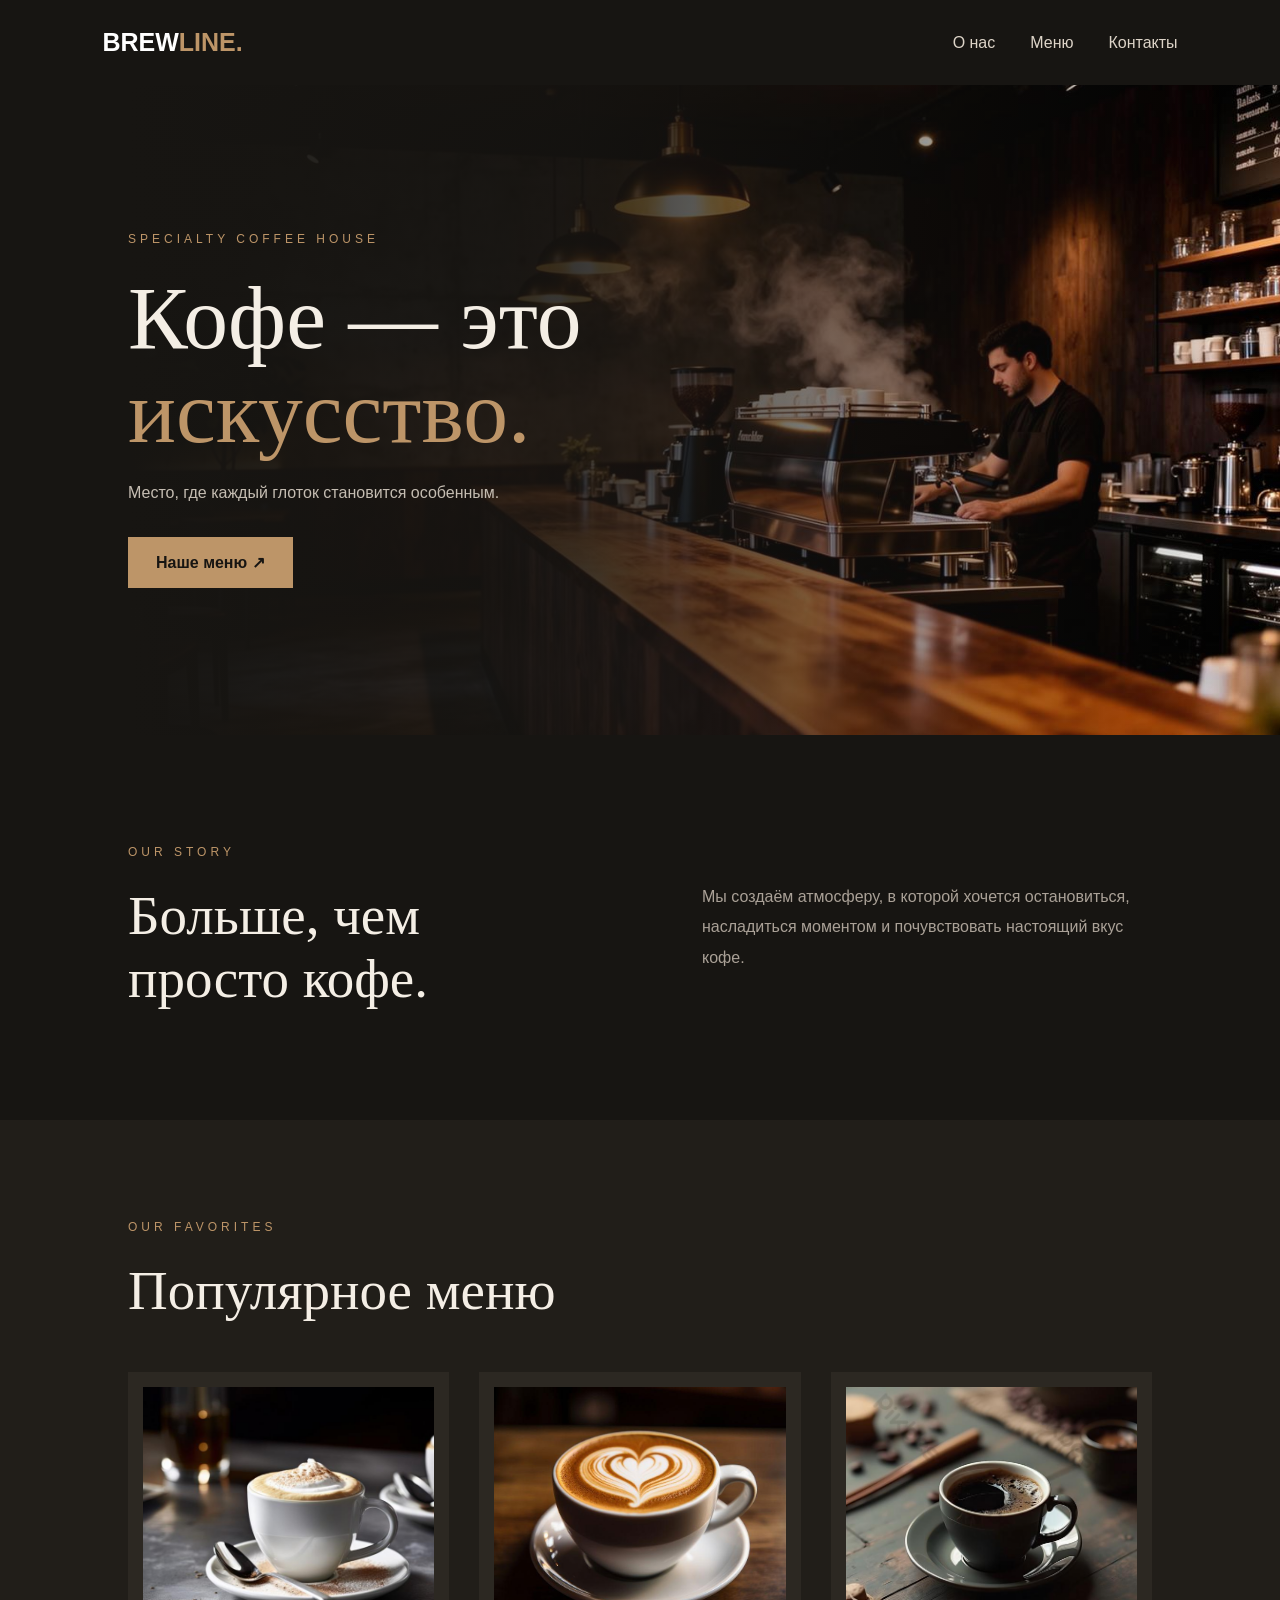
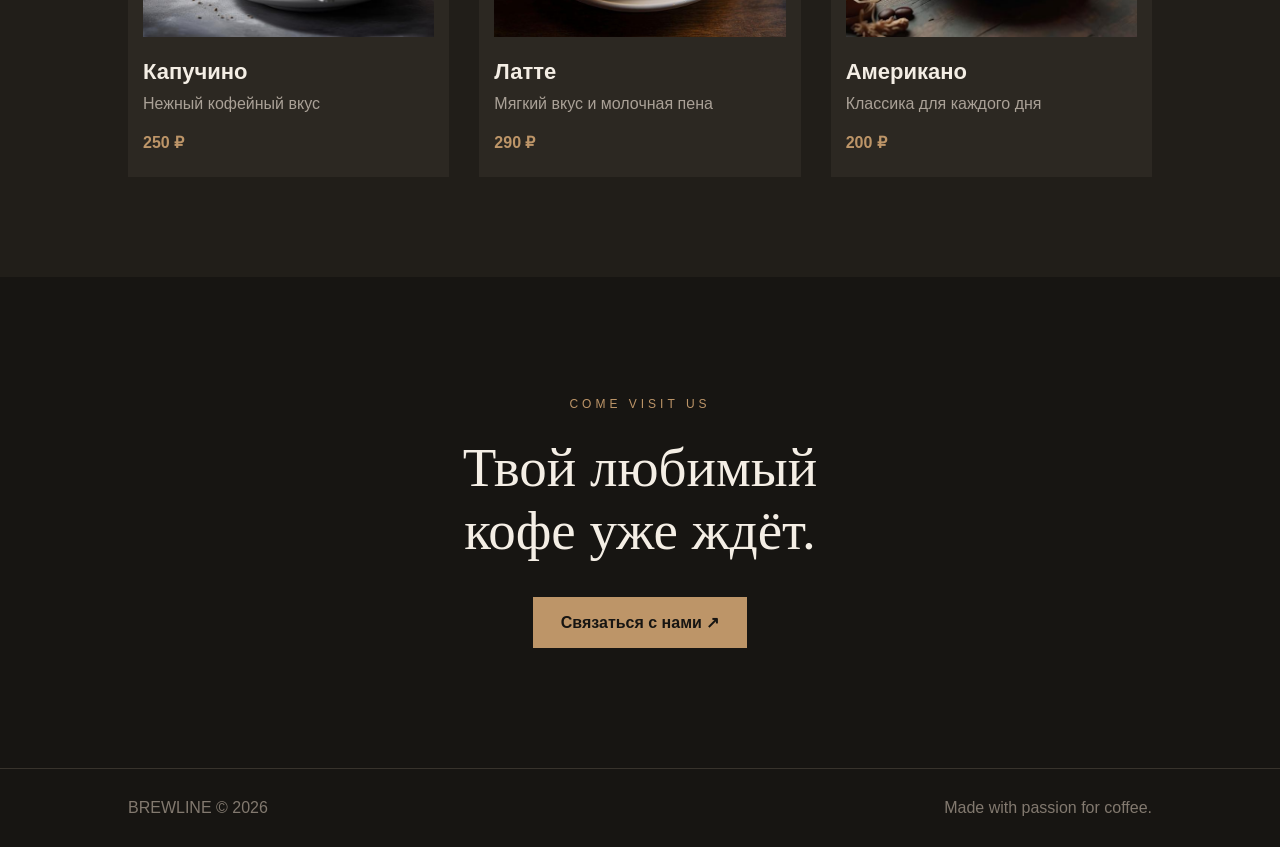
<file: BREWLINE/index.html>
<!DOCTYPE html>
<html lang="ru">
<head>
    <meta charset="UTF-8">
    <meta name="viewport" content="width=device-width, initial-scale=1.0">
    <title>BREWLINE — Coffee House</title>
    <link rel="stylesheet" href="style.css">
</head>
<body>

<header class="header">
    <a href="#" class="logo">BREW<span>LINE.</span></a>
    <nav class="nav" id="nav">
        <a href="#about">О нас</a>
        <a href="#menu">Меню</a>
        <a href="#contact">Контакты</a>
    </nav>
    <button class="menu-btn" id="menuBtn">☰</button>
</header>

<section class="hero">
    <div class="hero-content">
        <p class="subtitle">SPECIALTY COFFEE HOUSE</p>
        <h1>Кофе — это<br><span>искусство.</span></h1>
        <p>Место, где каждый глоток становится особенным.</p>
        <a href="#menu" class="main-btn">Наше меню ↗</a>
    </div>
</section>

<section class="about" id="about">
    <div>
        <p class="subtitle">OUR STORY</p>
        <h2>Больше, чем<br>просто кофе.</h2>
    </div>
    <p class="about-text">
        Мы создаём атмосферу, в которой хочется
        остановиться, насладиться моментом и
        почувствовать настоящий вкус кофе.
    </p>
</section>

<section class="menu" id="menu">
    <p class="subtitle">OUR FAVORITES</p>
    <h2>Популярное меню</h2>

    <div class="products">
        <article class="product">
            <div class="product-img coffee-one"></div>
            <h3>Капучино</h3>
            <p>Нежный кофейный вкус</p>
            <strong>250 ₽</strong>
        </article>

        <article class="product">
            <div class="product-img coffee-two"></div>
            <h3>Латте</h3>
            <p>Мягкий вкус и молочная пена</p>
            <strong>290 ₽</strong>
        </article>

        <article class="product">
            <div class="product-img coffee-three"></div>
            <h3>Американо</h3>
            <p>Классика для каждого дня</p>
            <strong>200 ₽</strong>
        </article>
    </div>
</section>

<section class="contact" id="contact">
    <p class="subtitle">COME VISIT US</p>
    <h2>Твой любимый<br>кофе уже ждёт.</h2>
    <a href="mailto:hello@brewline.ru" class="main-btn">Связаться с нами ↗</a>
</section>

<footer>
    <p>BREWLINE © 2026</p>
    <p>Made with passion for coffee.</p>
</footer>

<script src="script.js"></script>
</body>
</html>
</file>
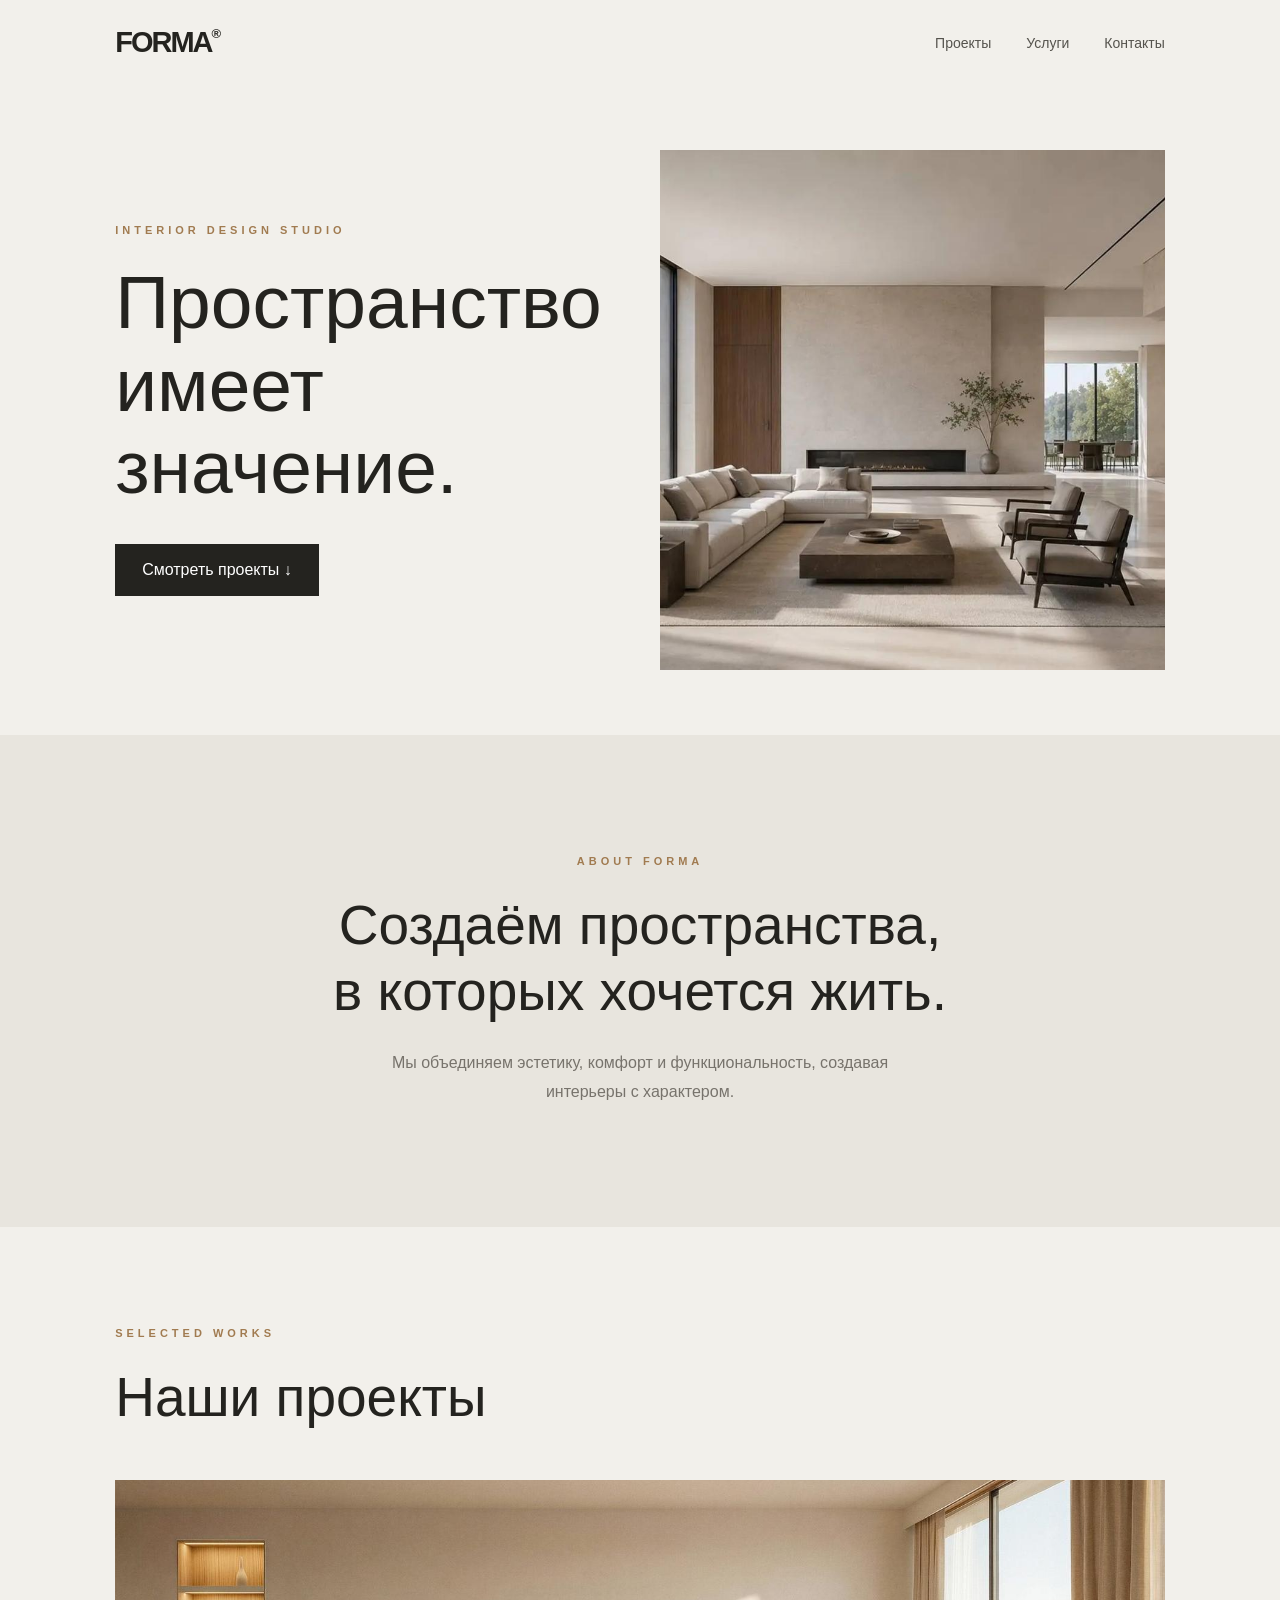
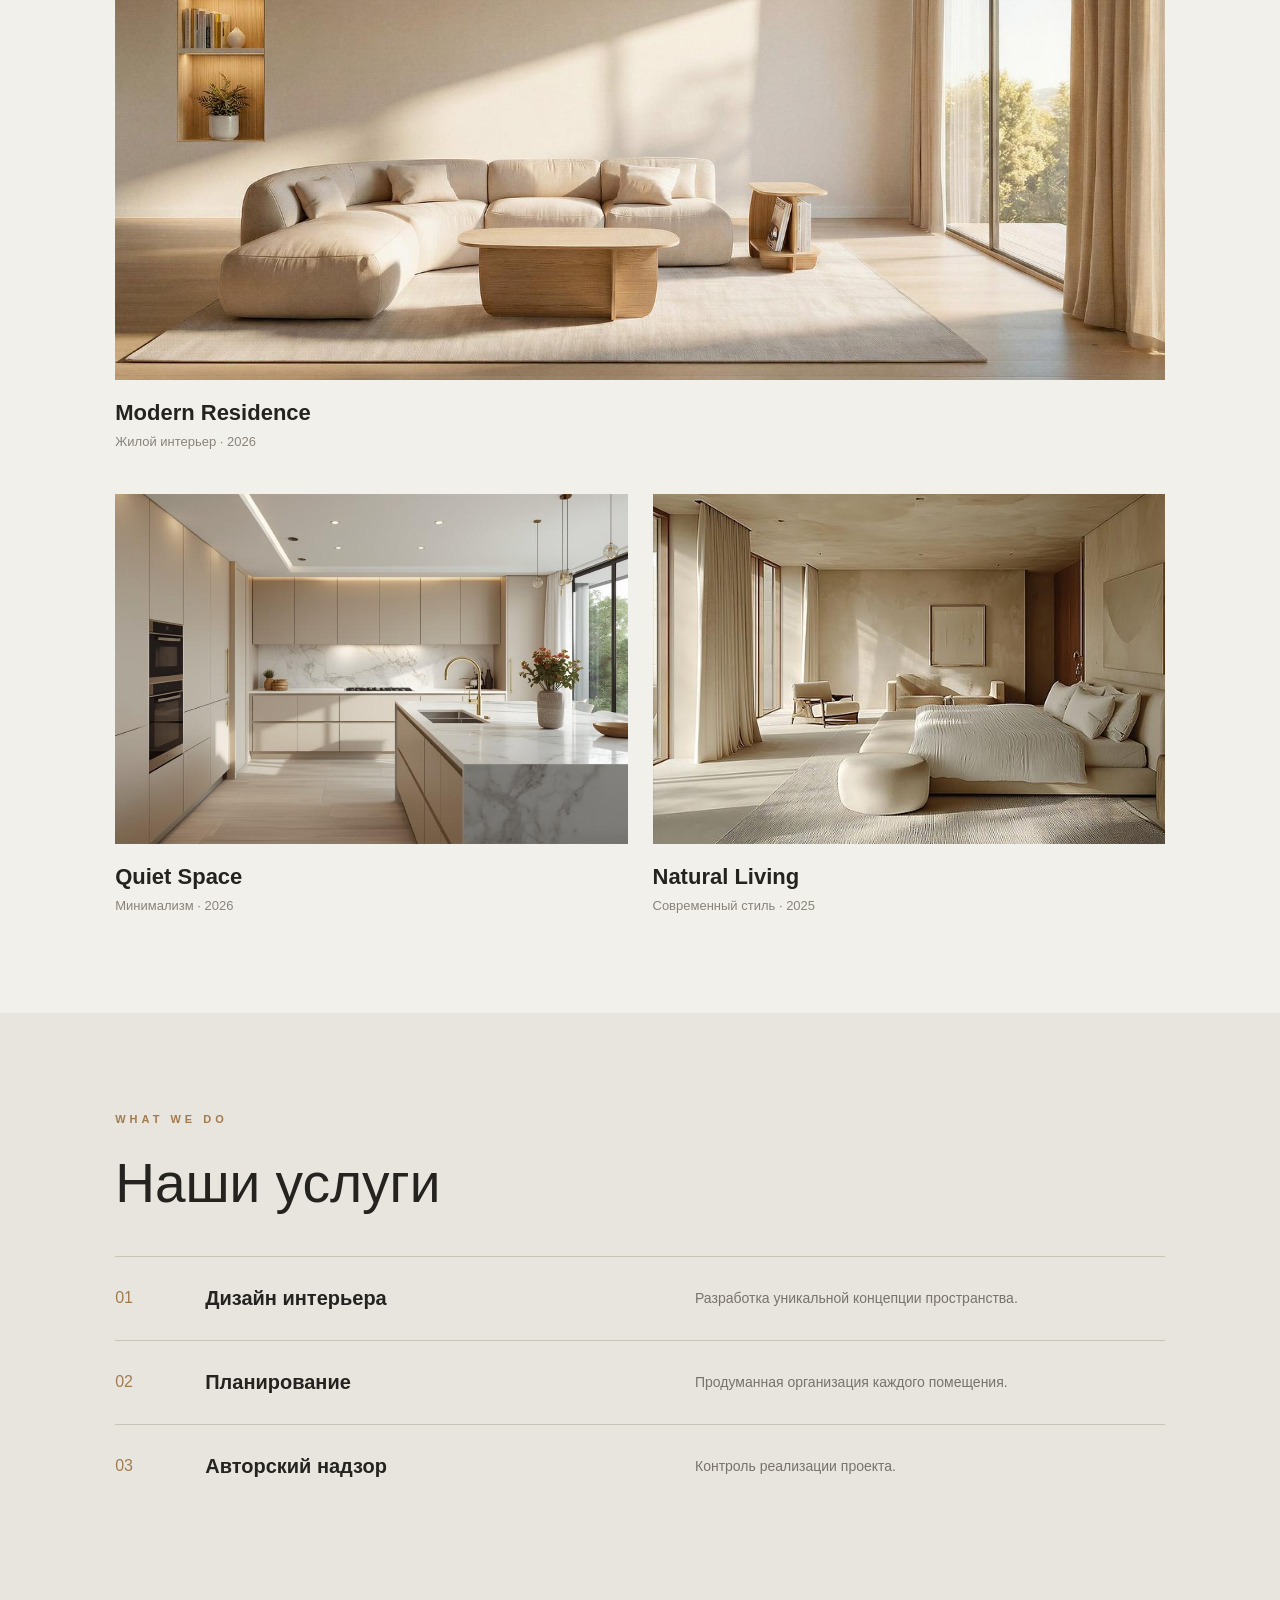
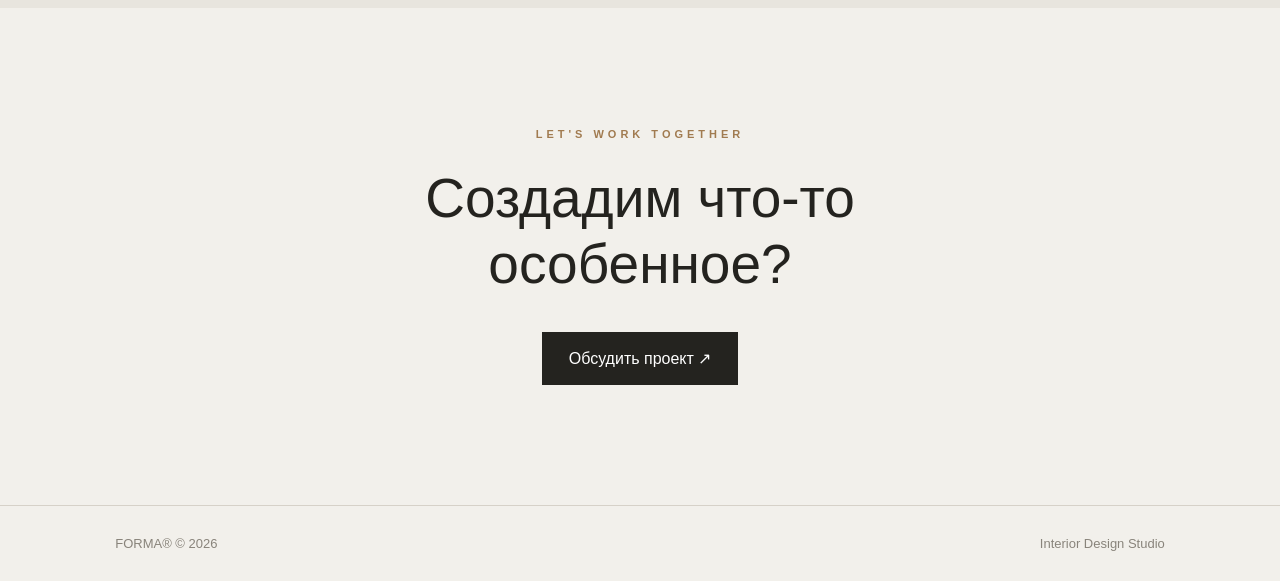
<file: FORMA/index.html>
<!DOCTYPE html>
<html lang="ru">
<head>
    <meta charset="UTF-8">
    <meta name="viewport" content="width=device-width, initial-scale=1.0">
    <title>FORMA — Interior Design</title>
    <link rel="stylesheet" href="style.css">
</head>
<body>

<header>
    <a href="#" class="logo">FORMA<span>®</span></a>

    <nav id="nav">
        <a href="#projects">Проекты</a>
        <a href="#services">Услуги</a>
        <a href="#contact">Контакты</a>
    </nav>

    <button id="menuBtn">☰</button>
</header>

<section class="hero">
    <div class="hero-text">
        <p>INTERIOR DESIGN STUDIO</p>
        <h1>Пространство<br>имеет значение.</h1>
        <a href="#projects">Смотреть проекты ↓</a>
    </div>
    <div class="hero-image"></div>
</section>

<section class="about">
    <p class="tag">ABOUT FORMA</p>
    <h2>Создаём пространства,<br>в которых хочется жить.</h2>
    <p>
        Мы объединяем эстетику, комфорт
        и функциональность, создавая
        интерьеры с характером.
    </p>
</section>

<section class="projects" id="projects">
    <p class="tag">SELECTED WORKS</p>
    <h2>Наши проекты</h2>

    <div class="project-grid">
        <div class="project large">
            <div class="project-img img1"></div>
            <h3>Modern Residence</h3>
            <p>Жилой интерьер · 2026</p>
        </div>

        <div class="project">
            <div class="project-img img2"></div>
            <h3>Quiet Space</h3>
            <p>Минимализм · 2026</p>
        </div>

        <div class="project">
            <div class="project-img img3"></div>
            <h3>Natural Living</h3>
            <p>Современный стиль · 2025</p>
        </div>
    </div>
</section>

<section class="services" id="services">
    <p class="tag">WHAT WE DO</p>
    <h2>Наши услуги</h2>

    <div class="service">
        <span>01</span>
        <h3>Дизайн интерьера</h3>
        <p>Разработка уникальной концепции пространства.</p>
    </div>

    <div class="service">
        <span>02</span>
        <h3>Планирование</h3>
        <p>Продуманная организация каждого помещения.</p>
    </div>

    <div class="service">
        <span>03</span>
        <h3>Авторский надзор</h3>
        <p>Контроль реализации проекта.</p>
    </div>
</section>

<section class="contact" id="contact">
    <p class="tag">LET'S WORK TOGETHER</p>
    <h2>Создадим что-то<br>особенное?</h2>
    <a href="mailto:hello@forma.ru">Обсудить проект ↗</a>
</section>

<footer>
    <p>FORMA® © 2026</p>
    <p>Interior Design Studio</p>
</footer>

<script src="script.js"></script>
</body>
</html>
</file>
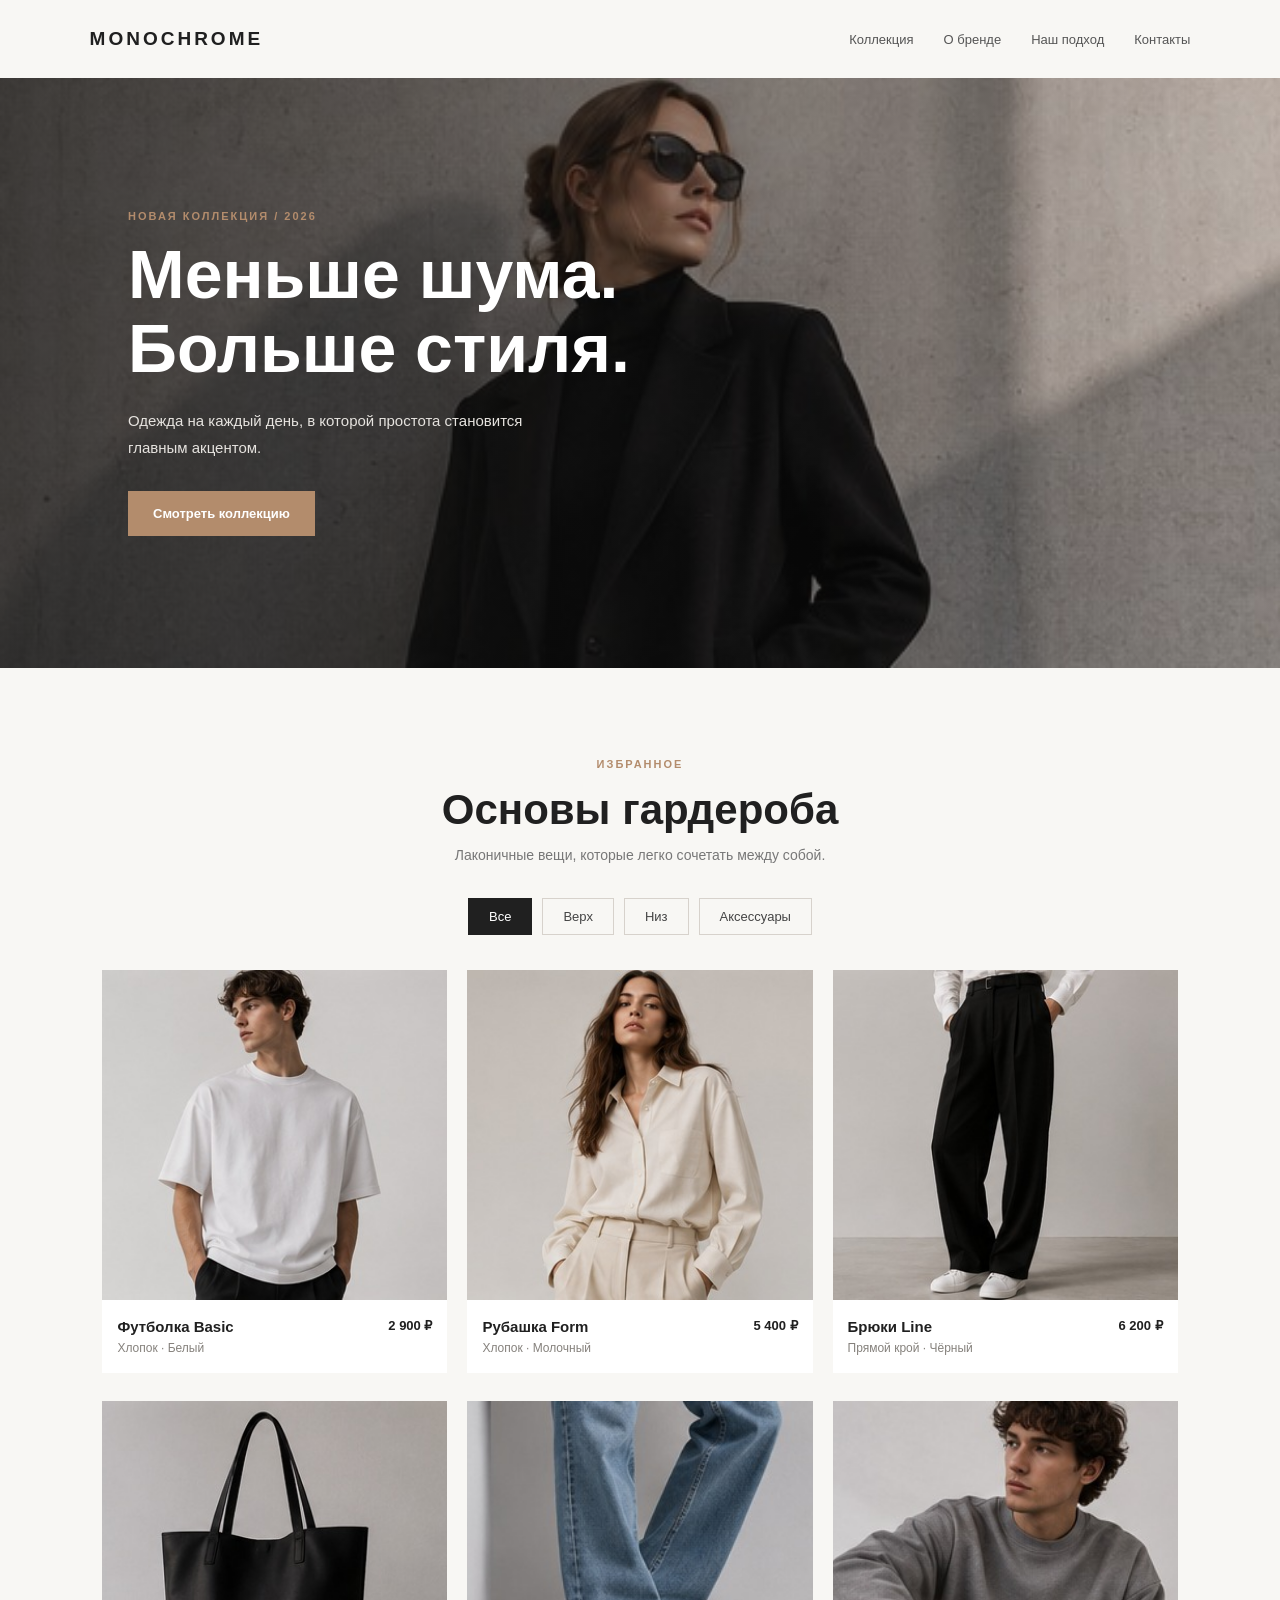
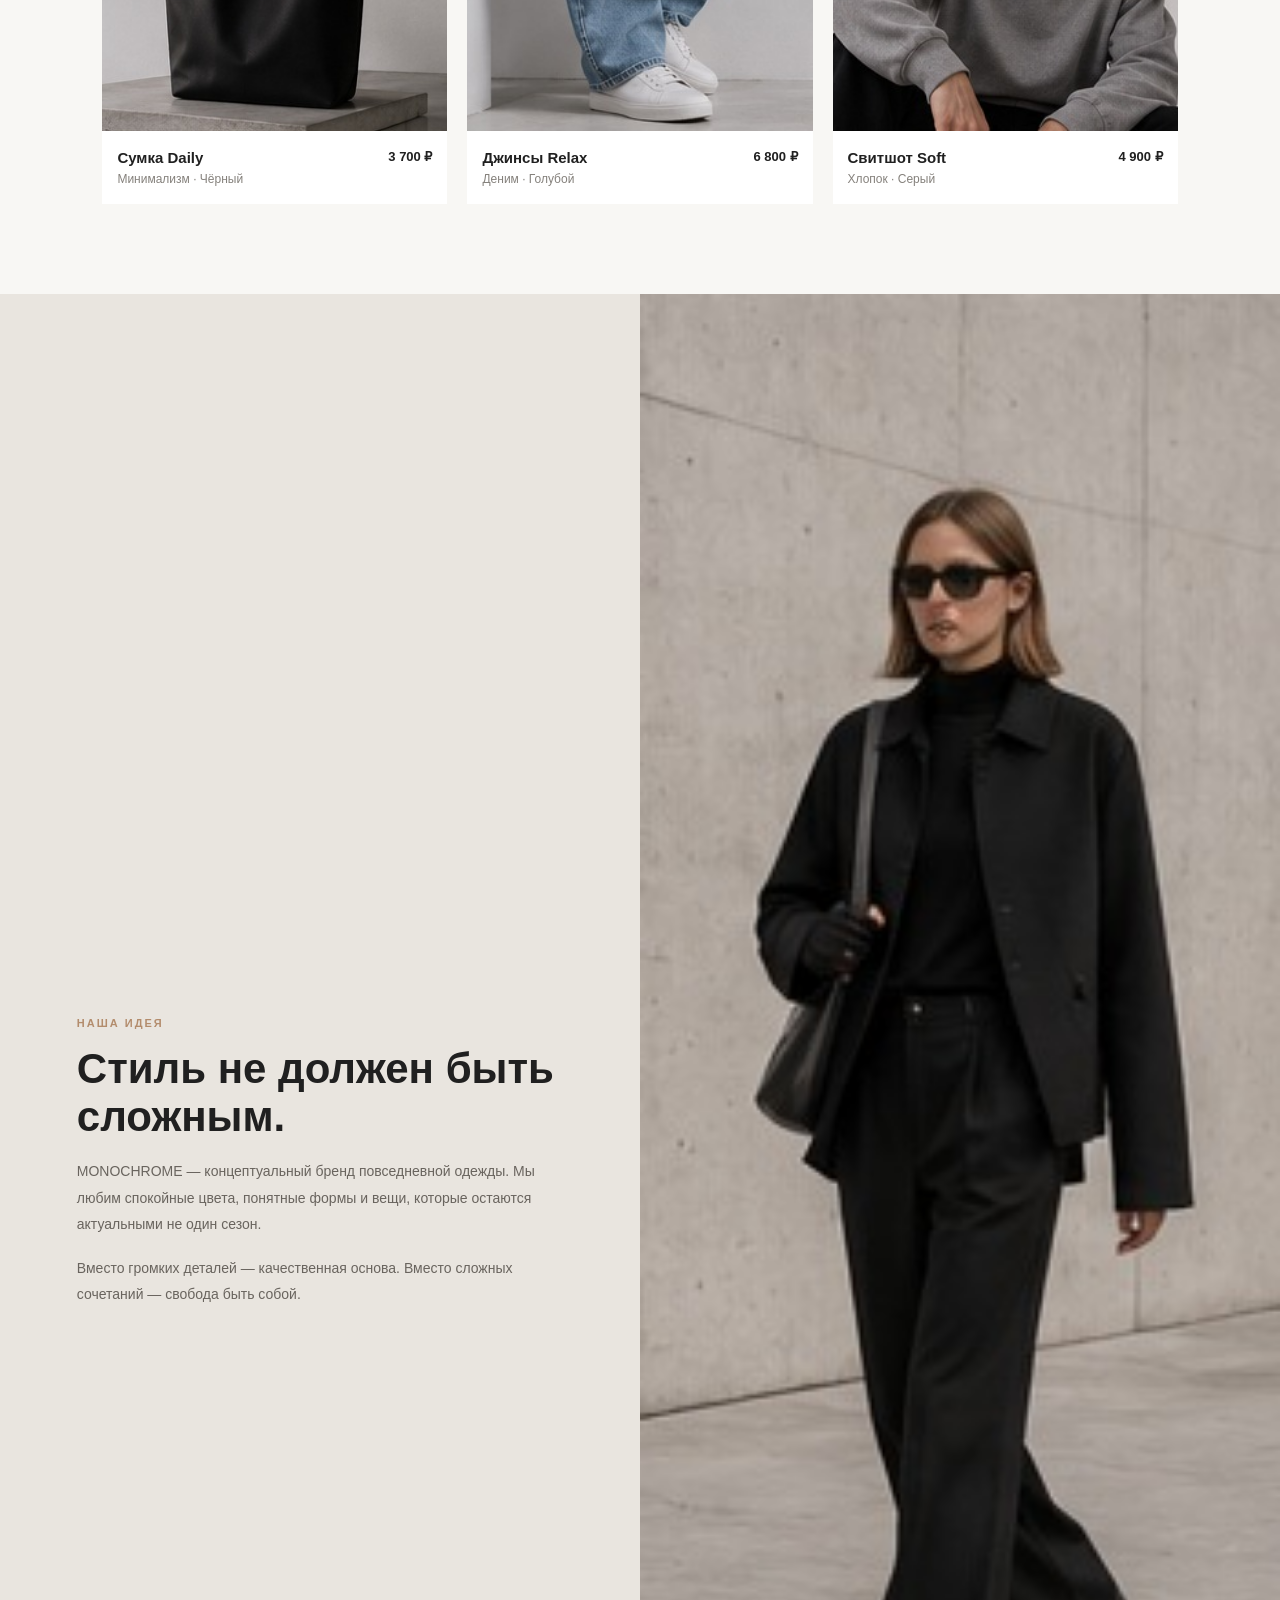
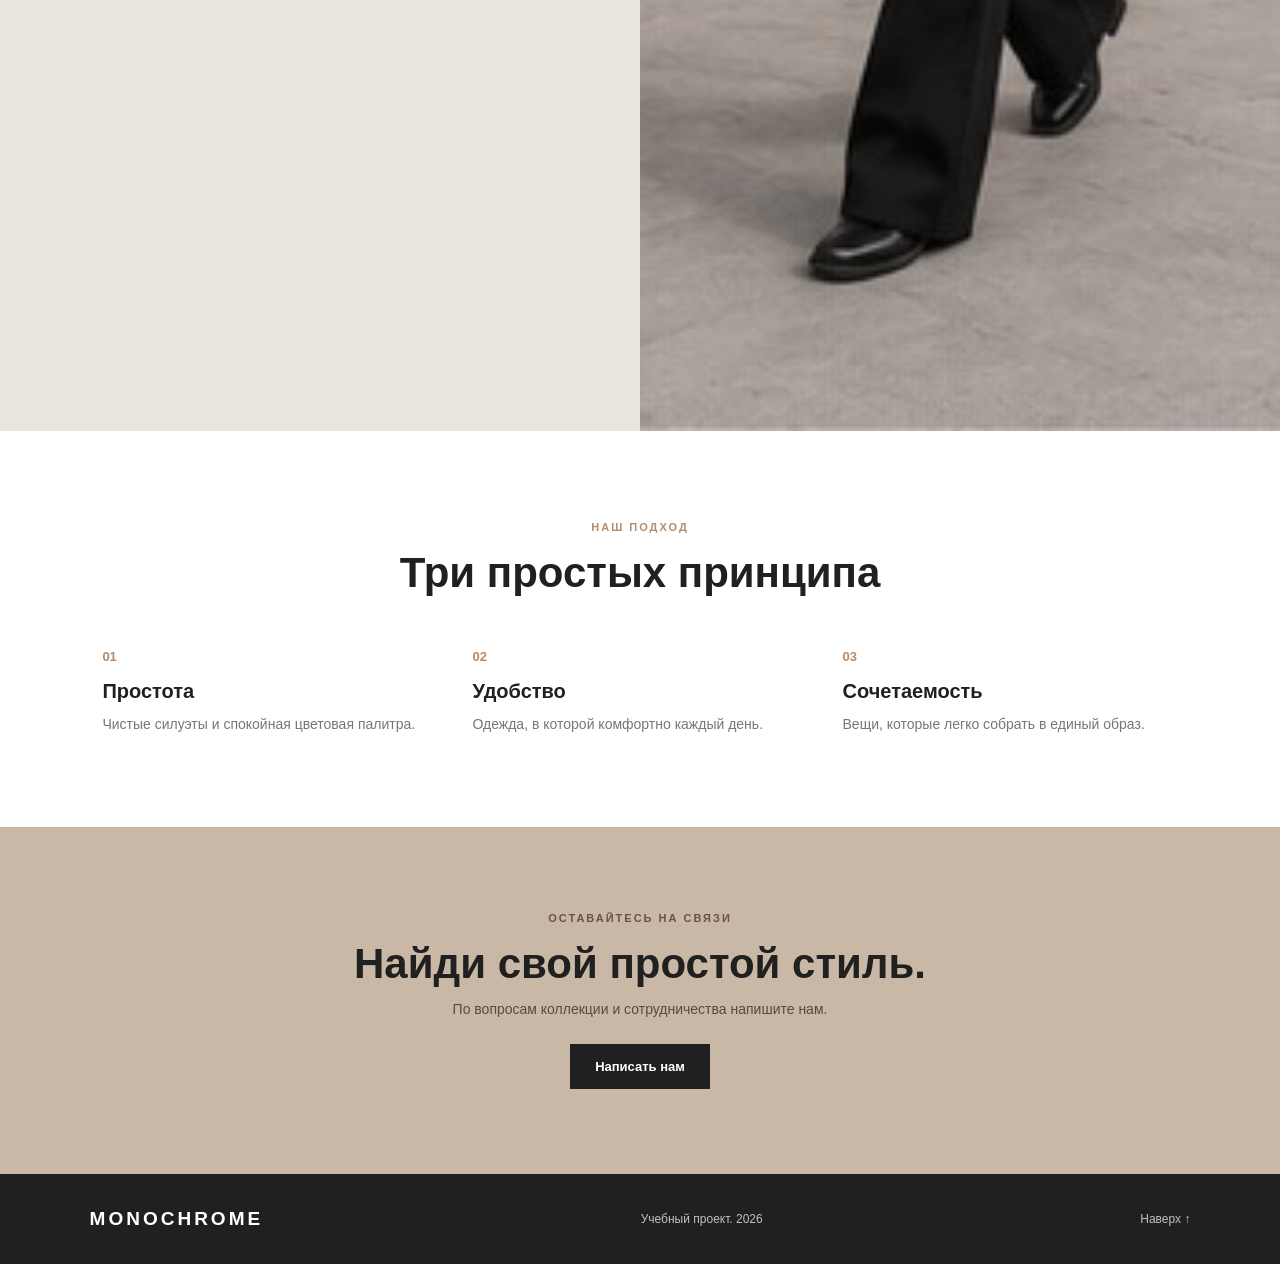
<file: MONOCHROME/index.html>
<!DOCTYPE html>
<html lang="ru">
<head>
    <meta charset="UTF-8">
    <meta name="viewport" content="width=device-width, initial-scale=1.0">
    <title>MONOCHROME — одежда</title>
    <link rel="stylesheet" href="style.css">
</head>
<body>
    <header class="header">
        <a href="#home" class="logo">MONOCHROME</a>
        <button class="menu-button" id="menuButton">☰</button>
        <nav class="nav" id="nav">
            <a href="#collection">Коллекция</a>
            <a href="#story">О бренде</a>
            <a href="#details">Наш подход</a>
            <a href="#contact">Контакты</a>
        </nav>
    </header>

    <main>
        <section class="hero" id="home">
            <div class="hero-content">
                <p class="eyebrow">НОВАЯ КОЛЛЕКЦИЯ / 2026</p>
                <h1>Меньше шума.<br>Больше стиля.</h1>
                <p>
                    Одежда на каждый день, в которой
                    простота становится главным акцентом.
                </p>
                <a href="#collection" class="button">Смотреть коллекцию</a>
            </div>
        </section>

        <section class="section" id="collection">
            <div class="section-title">
                <p class="eyebrow">ИЗБРАННОЕ</p>
                <h2>Основы гардероба</h2>
                <p>Лаконичные вещи, которые легко сочетать между собой.</p>
            </div>

            <div class="filters">
                <button class="filter-button active" data-filter="all">Все</button>
                <button class="filter-button" data-filter="tops">Верх</button>
                <button class="filter-button" data-filter="bottoms">Низ</button>
                <button class="filter-button" data-filter="accessories">Аксессуары</button>
            </div>

            <div class="product-grid">
                <article class="product-card" data-category="tops">
                    <img src="product6.jpg  " alt="Футболка">
                    <div class="product-info">
                        <div>
                            <h3>Футболка Basic</h3>
                            <p>Хлопок · Белый</p>
                        </div>
                        <strong>2 900 ₽</strong>
                    </div>
                </article>

                <article class="product-card" data-category="tops">
                    <img src="product1.jpg" alt="Рубашка">
                    <div class="product-info">
                        <div>
                            <h3>Рубашка Form</h3>
                            <p>Хлопок · Молочный</p>
                        </div>
                        <strong>5 400 ₽</strong>
                    </div>
                </article>

                <article class="product-card" data-category="bottoms">
                    <img src="product2.jpg" alt="Брюки">
                    <div class="product-info">
                        <div>
                            <h3>Брюки Line</h3>
                            <p>Прямой крой · Чёрный</p>
                        </div>
                        <strong>6 200 ₽</strong>
                    </div>
                </article>

                <article class="product-card" data-category="accessories">
                    <img src="product3.jpg" alt="Сумка">
                    <div class="product-info">
                        <div>
                            <h3>Сумка Daily</h3>
                            <p>Минимализм · Чёрный</p>
                        </div>
                        <strong>3 700 ₽</strong>
                    </div>
                </article>

                <article class="product-card" data-category="bottoms">
                    <img src="product4.jpg" alt="Джинсы">
                    <div class="product-info">
                        <div>
                            <h3>Джинсы Relax</h3>
                            <p>Деним · Голубой</p>
                        </div>
                        <strong>6 800 ₽</strong>
                    </div>
                </article>

                <article class="product-card" data-category="tops">
                    <img src="product5.jpg" alt="Свитшот">
                    <div class="product-info">
                        <div>
                            <h3>Свитшот Soft</h3>
                            <p>Хлопок · Серый</p>
                        </div>
                        <strong>4 900 ₽</strong>
                    </div>
                </article>
            </div>
            <p class="empty-message" id="emptyMessage">
                В этой категории пока нет товаров.
            </p>
        </section>

        <section class="story" id="story">
            <div class="story-text">
                <p class="eyebrow">НАША ИДЕЯ</p>
                <h2>Стиль не должен быть сложным.</h2>
                <p>
                    MONOCHROME — концептуальный бренд повседневной одежды.
                    Мы любим спокойные цвета, понятные формы
                    и вещи, которые остаются актуальными не один сезон.
                </p>
                <p>
                    Вместо громких деталей — качественная основа.
                    Вместо сложных сочетаний — свобода быть собой.
                </p>
            </div>
            <div class="story-image">
                <img src="story.jpg" alt="Минималистичный образ">
            </div>
        </section>

        <section class="section details" id="details">
            <div class="section-title">
                <p class="eyebrow">НАШ ПОДХОД</p>
                <h2>Три простых принципа</h2>
            </div>
            <div class="detail-grid">
                <article>
                    <span>01</span>
                    <h3>Простота</h3>
                    <p>Чистые силуэты и спокойная цветовая палитра.</p>
                </article>

                <article>
                    <span>02</span>
                    <h3>Удобство</h3>
                    <p>Одежда, в которой комфортно каждый день.</p>
                </article>

                <article>
                    <span>03</span>
                    <h3>Сочетаемость</h3>
                    <p>Вещи, которые легко собрать в единый образ.</p>
                </article>
            </div>
        </section>

        <section class="contact" id="contact">
            <p class="eyebrow">ОСТАВАЙТЕСЬ НА СВЯЗИ</p>
            <h2>Найди свой простой стиль.</h2>
            <p>По вопросам коллекции и сотрудничества напишите нам.</p>
            <a href="mailto:hello@monochrome.example" class="button button-dark">Написать нам</a>
        </section>
    </main>

    <footer class="footer">
        <a href="#home" class="logo">MONOCHROME</a>
        <p>Учебный проект. 2026</p>
        <a href="#home">Наверх ↑</a>
    </footer>

    <script src="script.js"></script>
</body>
</html>
</file>
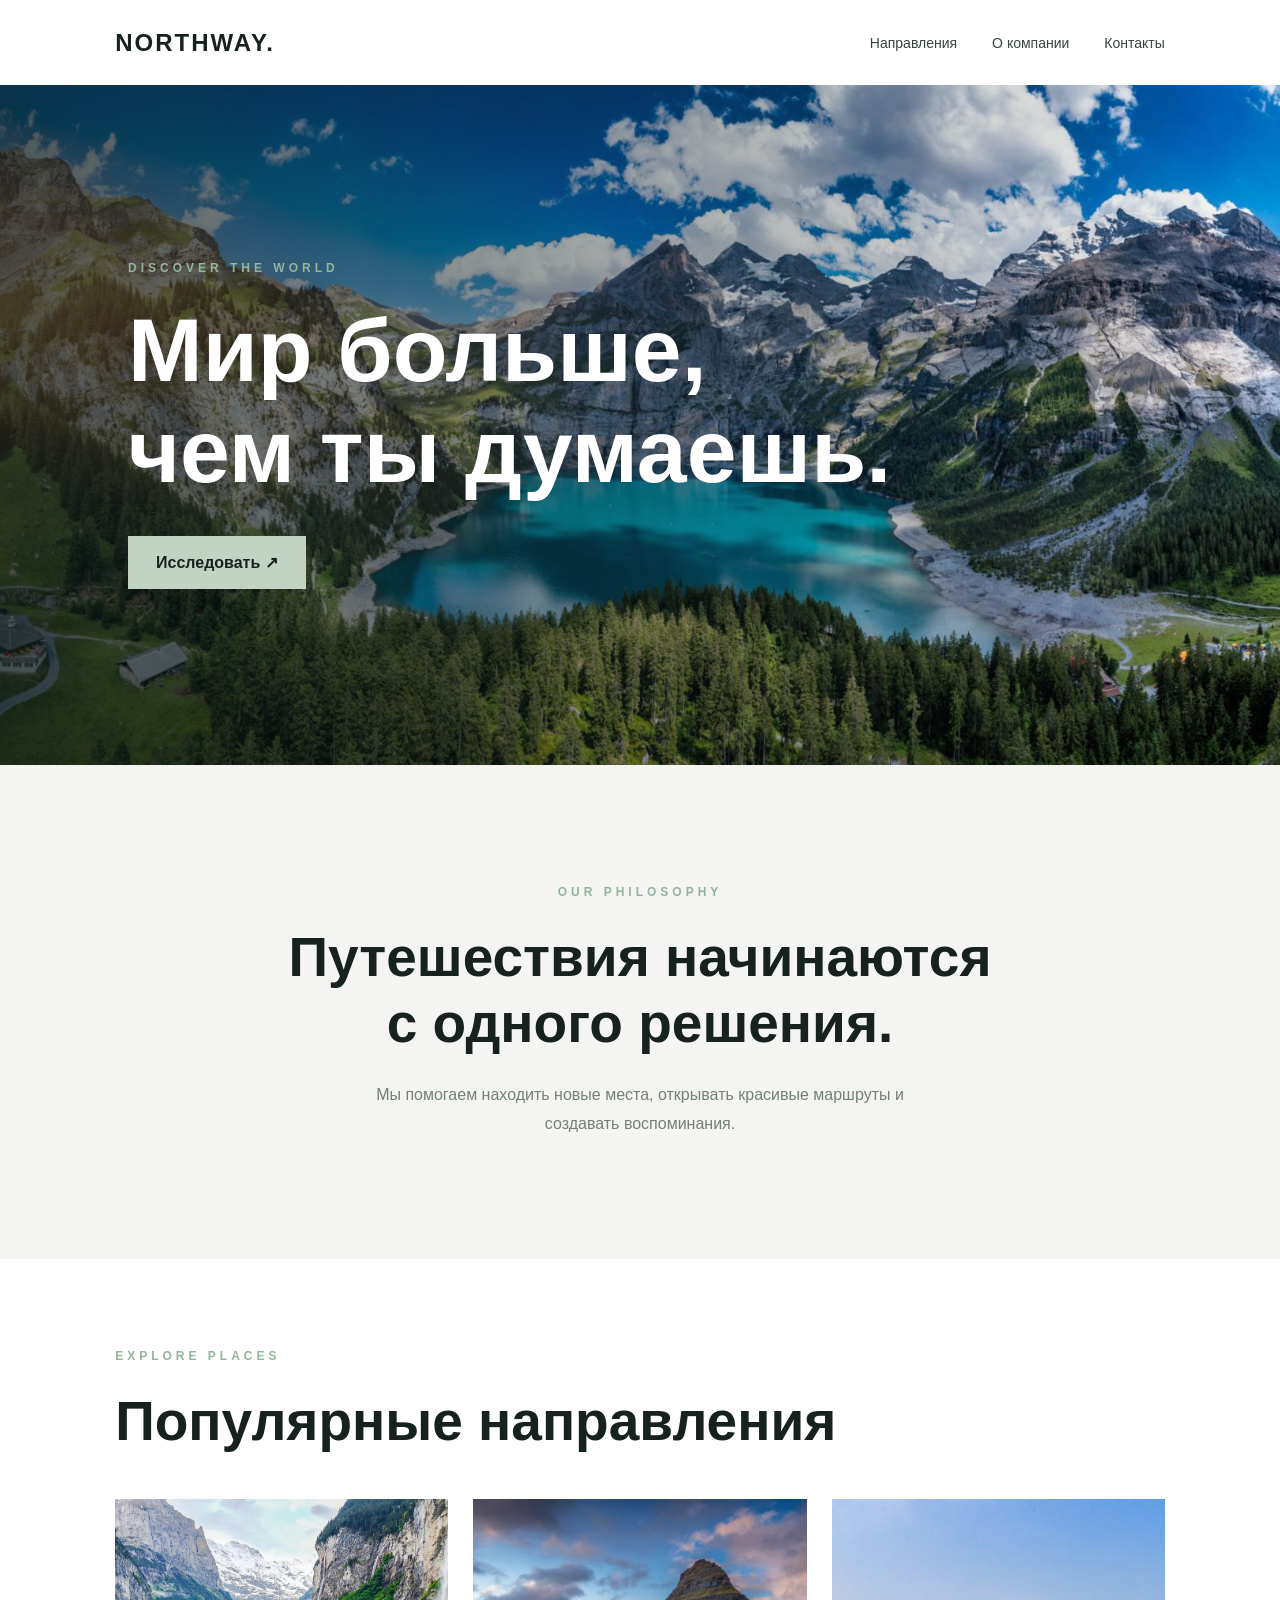
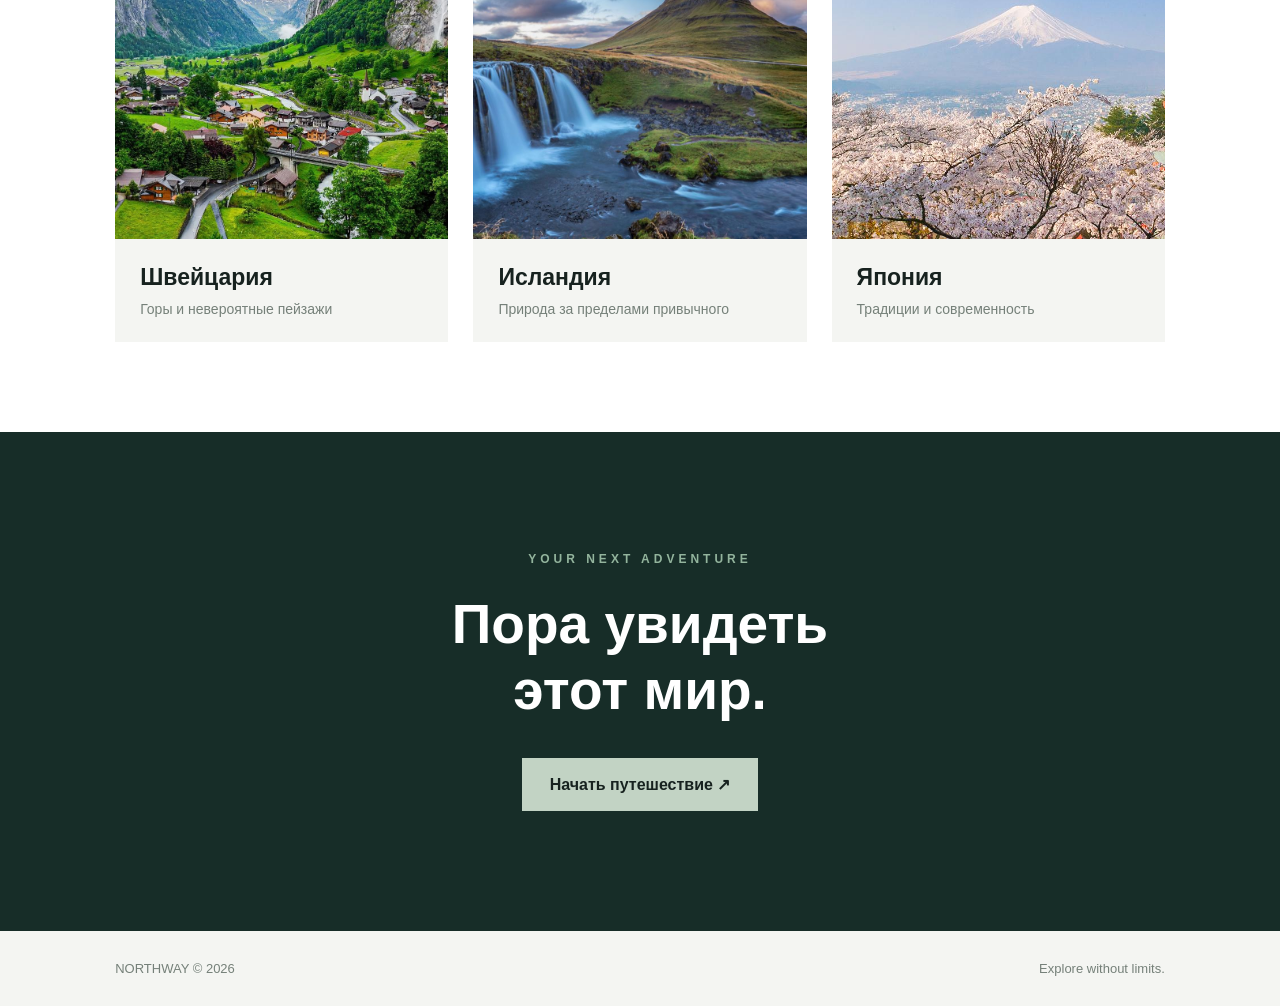
<file: NORTHWAY/index.html>
<!DOCTYPE html>
<html lang="ru">
<head>
    <meta charset="UTF-8">
    <meta name="viewport" content="width=device-width, initial-scale=1.0">
    <title>NORTHWAY — Travel</title>
    <link rel="stylesheet" href="style.css">
</head>
<body>

<header>
    <a href="#" class="logo">NORTHWAY.</a>

    <nav id="nav">
        <a href="#destinations">Направления</a>
        <a href="#about">О компании</a>
        <a href="#contact">Контакты</a>
    </nav>

    <button id="menuBtn">☰</button>
</header>

<section class="hero">
    <div class="hero-content">
        <p>DISCOVER THE WORLD</p>
        <h1>Мир больше,<br>чем ты думаешь.</h1>
        <a href="#destinations">Исследовать ↗</a>
    </div>
</section>

<section class="intro" id="about">
    <p class="tag">OUR PHILOSOPHY</p>
    <h2>Путешествия начинаются<br>с одного решения.</h2>
    <p class="description">
        Мы помогаем находить новые места,
        открывать красивые маршруты и
        создавать воспоминания.
    </p>
</section>

<section class="destinations" id="destinations">
    <p class="tag">EXPLORE PLACES</p>
    <h2>Популярные направления</h2>

    <div class="cards">
        <article class="card">
            <div class="photo photo1"></div>
            <div class="card-info">
                <h3>Швейцария</h3>
                <p>Горы и невероятные пейзажи</p>
            </div>
        </article>

        <article class="card">
            <div class="photo photo2"></div>
            <div class="card-info">
                <h3>Исландия</h3>
                <p>Природа за пределами привычного</p>
            </div>
        </article>

        <article class="card">
            <div class="photo photo3"></div>
            <div class="card-info">
                <h3>Япония</h3>
                <p>Традиции и современность</p>
            </div>
        </article>
    </div>
</section>

<section class="banner" id="contact">
    <p class="tag">YOUR NEXT ADVENTURE</p>
    <h2>Пора увидеть<br>этот мир.</h2>
    <a href="mailto:travel@northway.ru">Начать путешествие ↗</a>
</section>

<footer>
    <p>NORTHWAY © 2026</p>
    <p>Explore without limits.</p>
</footer>

<script src="script.js"></script>
</body>
</html>
</file>
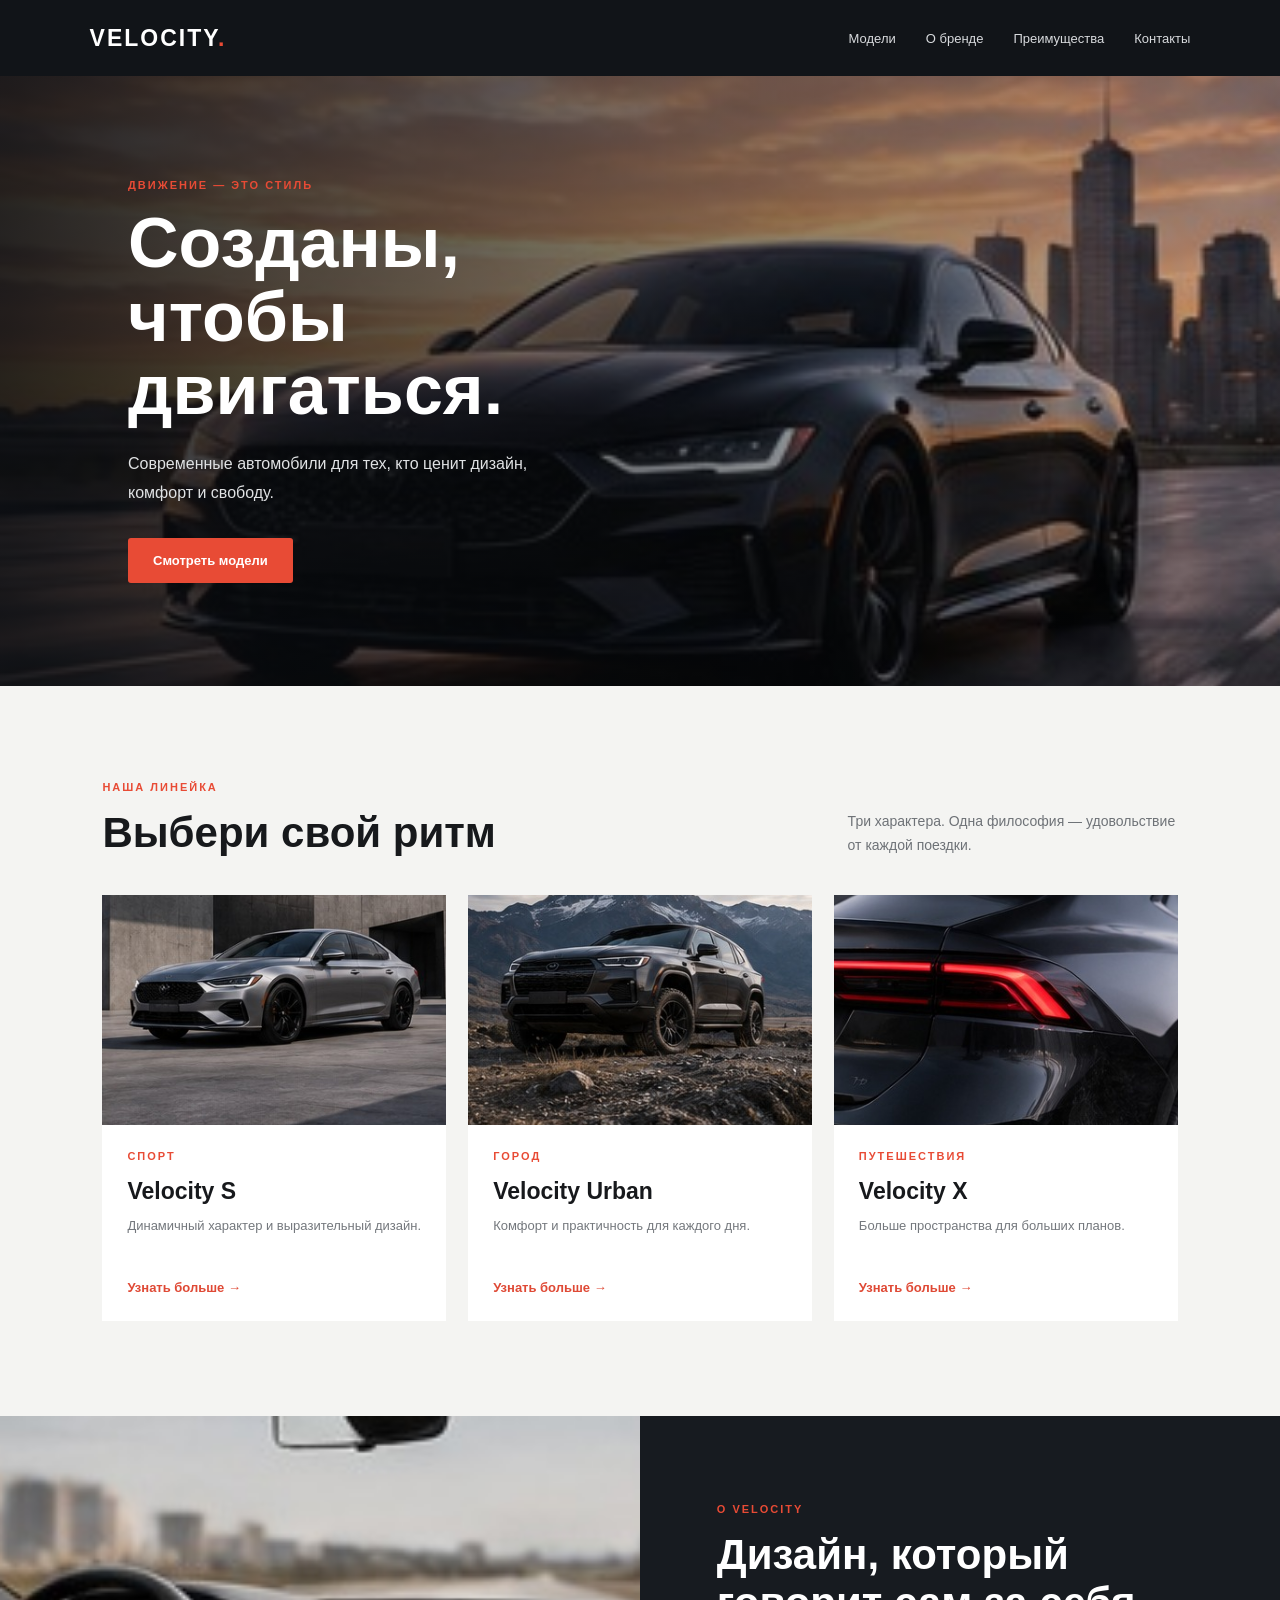
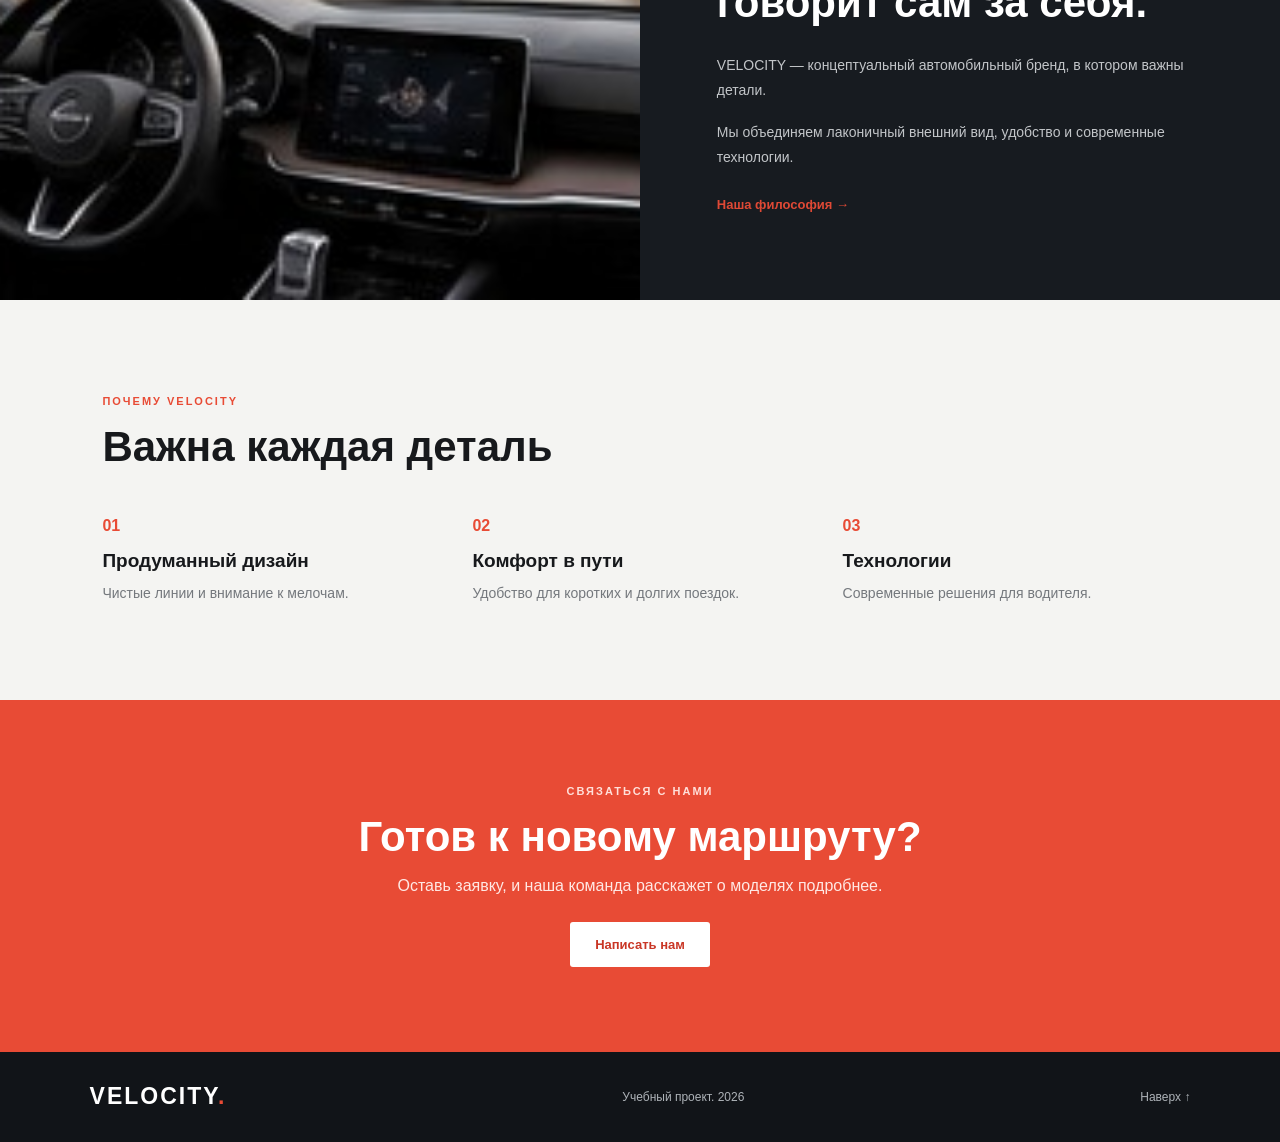
<file: VELOCITY/index.html>
<!DOCTYPE html>
<html lang="ru">
<head>
    <meta charset="UTF-8">
    <meta name="viewport" content="width=device-width, initial-scale=1.0">
    <title>VELOCITY — автомобили</title>
    <link rel="stylesheet" href="style.css">
</head>
<body>

    <header class="header">
        <a href="#home" class="logo">VELOCITY<span>.</span></a>

        <button class="menu-button" id="menuButton">☰</button>

        <nav class="nav" id="nav">
            <a href="#models">Модели</a>
            <a href="#about">О бренде</a>
            <a href="#features">Преимущества</a>
            <a href="#contact">Контакты</a>
        </nav>
    </header>

    <main>
        <section class="hero" id="home">
            <div class="hero-content">
                <p class="eyebrow">ДВИЖЕНИЕ — ЭТО СТИЛЬ</p>
                <h1>Созданы,<br>чтобы двигаться.</h1>
                <p class="hero-text">
                    Современные автомобили для тех,
                    кто ценит дизайн, комфорт и свободу.
                </p>
                <a href="#models" class="button">Смотреть модели</a>
            </div>
        </section>

        <section class="section" id="models">
            <div class="section-heading">
                <div>
                    <p class="eyebrow">НАША ЛИНЕЙКА</p>
                    <h2>Выбери свой ритм</h2>
                </div>
                <p>
                    Три характера. Одна философия —
                    удовольствие от каждой поездки.
                </p>
            </div>

            <div class="car-grid">
                <article class="car-card">
                    <img src="car1.jpg" alt="Спортивный автомобиль">
                    <div class="card-info">
                        <p class="eyebrow">СПОРТ</p>
                        <h3>Velocity S</h3>
                        <p>Динамичный характер и выразительный дизайн.</p>
                        <a href="#contact">Узнать больше →</a>
                    </div>
                </article>

                <article class="car-card">
                    <img src="car2.jpg" alt="Городской автомобиль">
                    <div class="card-info">
                        <p class="eyebrow">ГОРОД</p>
                        <h3>Velocity Urban</h3>
                        <p>Комфорт и практичность для каждого дня.</p>
                        <a href="#contact">Узнать больше →</a>
                    </div>
                </article>

                <article class="car-card">
                    <img src="car3.jpg" alt="Внедорожник">
                    <div class="card-info">
                        <p class="eyebrow">ПУТЕШЕСТВИЯ</p>
                        <h3>Velocity X</h3>
                        <p>Больше пространства для больших планов.</p>
                        <a href="#contact">Узнать больше →</a>
                    </div>
                </article>
            </div>
        </section>

        <section class="about" id="about">
            <div class="about-image">
                <img src="about.jpg" alt="Детали автомобиля">
            </div>
            <div class="about-content">
                <p class="eyebrow">О VELOCITY</p>
                <h2>Дизайн, который говорит сам за себя.</h2>
                <p>
                    VELOCITY — концептуальный автомобильный бренд,
                    в котором важны детали.
                </p>
                <p>
                    Мы объединяем лаконичный внешний вид,
                    удобство и современные технологии.
                </p>
                <a href="#features" class="text-link">Наша философия →</a>
            </div>
        </section>

        <section class="section features" id="features">
            <p class="eyebrow">ПОЧЕМУ VELOCITY</p>
            <h2>Важна каждая деталь</h2>
            <div class="feature-grid">
                <div>
                    <span>01</span>
                    <h3>Продуманный дизайн</h3>
                    <p>Чистые линии и внимание к мелочам.</p>
                </div>
                <div>
                    <span>02</span>
                    <h3>Комфорт в пути</h3>
                    <p>Удобство для коротких и долгих поездок.</p>
                </div>
                <div>
                    <span>03</span>
                    <h3>Технологии</h3>
                    <p>Современные решения для водителя.</p>
                </div>
            </div>
        </section>

        <section class="contact" id="contact">
            <p class="eyebrow">СВЯЗАТЬСЯ С НАМИ</p>
            <h2>Готов к новому маршруту?</h2>
            <p>Оставь заявку, и наша команда расскажет о моделях подробнее.</p>
            <a href="mailto:hello@velocity.example" class="button button-light">
                Написать нам
            </a>
        </section>

    </main>

    <footer class="footer">
        <a href="#home" class="logo">VELOCITY<span>.</span></a>
        <p>Учебный проект. 2026</p>
        <a href="#home">Наверх ↑</a>
    </footer>

    <script src="script.js"></script>
</body>
</html>
</file>
<file: BREWLINE/style.css>
* {
    margin: 0;
    padding: 0;
    box-sizing: border-box;
    scroll-behavior: smooth;
}

body {
    background: #171512;
    color: #f4eee5;
    font-family: 'DM Sans', sans-serif;
}

.header {
    height: 85px;
    padding: 0 8%;
    display: flex;
    align-items: center;
    justify-content: space-between;
    background: #171512;
}

.logo {
    color: white;
    font-size: 25px;
    font-weight: 700;
    text-decoration: none;
}

.logo span {
    color: #bd9568;
}

.nav {
    display: flex;
    gap: 35px;
}

.nav a {
    color: #ddd4c8;
    text-decoration: none;
    transition: .3s;
}

.nav a:hover {
    color: #bd9568;
}

.menu-btn {
    display: none;
    background: none;
    border: none;
    color: white;
    font-size: 25px;
}

.hero {
    min-height: 650px;
    display: flex;
    align-items: center;
    padding: 80px 10%;
    background:
        linear-gradient(90deg, #171512 10%, rgba(23,21,18,.85) 45%, transparent),
        url('image (2).jpeg')
        center/cover;
}

.hero-content {
    max-width: 600px;
}

.subtitle {
    color: #bd9568;
    letter-spacing: 4px;
    font-size: 12px;
    margin-bottom: 25px;
}

h1, h2 {
    font-family: 'Playfair Display', serif;
    font-weight: 500;
}

.hero h1 {
    font-size: clamp(55px, 7vw, 95px);
    line-height: 1.05;
    margin-bottom: 25px;
}

.hero h1 span {
    color: #bd9568;
}

.hero-content > p:not(.subtitle) {
    color: #c5bdb2;
    margin-bottom: 35px;
    font-size: 16px;
}

.main-btn {
    display: inline-block;
    padding: 16px 28px;
    background: #bd9568;
    color: #171512;
    text-decoration: none;
    font-weight: 700;
    transition: .3s;
}

.main-btn:hover {
    background: #e0b88a;
    transform: translateY(-3px);
}

.about {
    padding: 110px 10%;
    display: flex;
    justify-content: space-between;
    align-items: center;
    gap: 50px;
}

.about h2, .menu h2, .contact h2 {
    font-size: 55px;
}

.about-text {
    max-width: 450px;
    line-height: 1.9;
    color: #aaa197;
}

.menu {
    padding: 100px 10%;
    background: #211e19;
}

.menu h2 {
    margin-bottom: 50px;
}

.products {
    display: grid;
    grid-template-columns: repeat(3, 1fr);
    gap: 30px;
}

.product {
    background: #2c2822;
    padding: 15px 15px 25px;
    transition: .3s;
}

.product:hover {
    transform: translateY(-8px);
}

.product-img {
    height: 250px;
    background-size: cover;
    background-position: center;
    margin-bottom: 22px;
}

.coffee-one {
    background-image: url('image (1).jpeg');
}

.coffee-two {
    background-image: url('image (3).jpeg');
}

.coffee-three {
    background-image: url('image.jpeg');
}

.product h3 {
    font-size: 22px;
    margin-bottom: 10px;
}

.product p {
    color: #aaa197;
    margin-bottom: 20px;
}

.product strong {
    color: #bd9568;
}

.contact {
    padding: 120px 10%;
    text-align: center;
}

.contact h2 {
    margin-bottom: 35px;
}

footer {
    padding: 30px 10%;
    display: flex;
    justify-content: space-between;
    color: #82796f;
    border-top: 1px solid #38332c;
}

@media (max-width: 768px) {
    .header {
        padding: 0 6%;
    }

    .menu-btn {
        display: block;
    }

    .nav {
        display: none;
        position: absolute;
        top: 85px;
        left: 0;
        width: 100%;
        background: #211e19;
        padding: 25px;
        flex-direction: column;
        z-index: 10;
    }

    .nav.active {
        display: flex;
    }

    .hero {
        min-height: 550px;
        padding: 60px 7%;
    }

    .about {
        flex-direction: column;
        align-items: flex-start;
        padding: 75px 7%;
    }

    .products {
        grid-template-columns: 1fr;
    }

    .menu {
        padding: 75px 7%;
    }

    .about h2, .menu h2, .contact h2 {
        font-size: 42px;
    }

    footer {
        gap: 15px;
        flex-direction: column;
    }
}
</file>
<file: FORMA/style.css>
* {
    margin: 0;
    padding: 0;
    box-sizing: border-box;
    scroll-behavior: smooth;
}

body {
    background: #f2f0eb;
    color: #24231f;
    font-family: 'Manrope', sans-serif;
}

header {
    height: 85px;
    padding: 0 9%;
    display: flex;
    align-items: center;
    justify-content: space-between;
}

.logo {
    font-size: 29px;
    font-weight: 800;
    text-decoration: none;
    color: #24231f;
    letter-spacing: -2px;
}

.logo span {
    font-size: 13px;
    vertical-align: top;
}

nav {
    display: flex;
    gap: 35px;
}

nav a {
    text-decoration: none;
    color: #55534d;
    font-size: 14px;
}

nav a:hover {
    color: #a17b50;
}

#menuBtn {
    display: none;
    border: none;
    background: none;
    font-size: 25px;
}

.hero {
    min-height: 650px;
    display: grid;
    grid-template-columns: 1fr 1fr;
    padding: 55px 9%;
    gap: 40px;
    align-items: center;
}

.hero-text > p, .tag {
    font-size: 11px;
    letter-spacing: 4px;
    color: #a17b50;
    margin-bottom: 25px;
    font-weight: 700;
}

.hero h1 {
    font-size: clamp(45px, 6vw, 75px);
    line-height: 1.1;
    margin-bottom: 35px;
    font-weight: 500;
}

.hero a, .contact a {
    color: white;
    background: #24231f;
    display: inline-block;
    padding: 17px 27px;
    text-decoration: none;
    transition: .3s;
}

.hero a:hover, .contact a:hover {
    background: #a17b50;
    transform: translateY(-3px);
}

.hero-image {
    height: 520px;
    background: url('image.jpeg')
    center/cover;
}

.about {
    text-align: center;
    padding: 120px 10%;
    background: #e8e5de;
}

.about h2, .projects h2, .services h2, .contact h2 {
    font-size: clamp(35px, 5vw, 55px);
    font-weight: 500;
    line-height: 1.2;
}

.about > p:last-child {
    max-width: 500px;
    margin: 25px auto 0;
    color: #77736c;
    line-height: 1.8;
}

.projects {
    padding: 100px 9%;
}

.projects h2 {
    margin-bottom: 50px;
}

.project-grid {
    display: grid;
    grid-template-columns: 1fr 1fr;
    gap: 45px 25px;
}

.project-img {
    height: 350px;
    background-size: cover;
    background-position: center;
    margin-bottom: 20px;
}

.large {
    grid-column: span 2;
}

.large .project-img {
    height: 500px;
}

.img1 {
    background-image: url('image (1).jpeg');
}

.img2 {
    background-image: url('image (2).jpeg');
}

.img3 {
    background-image: url('image (3).jpeg');
}

.project h3 {
    font-size: 22px;
    font-weight: 600;
    margin-bottom: 8px;
}

.project p {
    color: #89847b;
    font-size: 13px;
}

.services {
    padding: 100px 9%;
    background: #e8e5de;
}

.services h2 {
    margin-bottom: 40px;
}

.service {
    padding: 30px 0;
    border-top: 1px solid #c9c4b9;
    display: grid;
    grid-template-columns: 70px 1fr 1fr;
    align-items: center;
    gap: 20px;
}

.service span {
    color: #a17b50;
}

.service h3 {
    font-size: 20px;
}

.service p {
    color: #77736c;
    font-size: 14px;
}

.contact {
    padding: 120px 20px;
    text-align: center;
}

.contact h2 {
    margin-bottom: 35px;
}

footer {
    padding: 30px 9%;
    border-top: 1px solid #d6d1c8;
    display: flex;
    justify-content: space-between;
    color: #89847b;
    font-size: 13px;
}

@media (max-width: 768px) {
    header {
        padding: 0 6%;
    }

    #menuBtn {
        display: block;
    }

    nav {
        display: none;
        position: absolute;
        top: 85px;
        left: 0;
        width: 100%;
        padding: 25px;
        background: #f2f0eb;
        flex-direction: column;
        z-index: 10;
    }

    nav.active {
        display: flex;
    }

    .hero {
        grid-template-columns: 1fr;
        padding: 50px 7%;
    }

    .hero-image {
        height: 350px;
    }

    .about, .projects, .services {
        padding: 75px 7%;
    }

    .project-grid {
        grid-template-columns: 1fr;
    }

    .large {
        grid-column: span 1;
    }

    .large .project-img, .project-img {
        height: 300px;
    }

    .service {
        grid-template-columns: 40px 1fr;
    }

    .service p {
        grid-column: 2;
    }

    footer {
        flex-direction: column;
        gap: 12px;
    }
}
</file>
<file: MONOCHROME/style.css>
* {
    box-sizing: border-box;
    margin: 0;
    padding: 0;
}

html {
    scroll-behavior: smooth;
}

body {
    font-family: Arial, sans-serif;
    color: #202020;
    background: #f8f7f4;
}

a {
    color: inherit;
    text-decoration: none;
}

.header {
    min-height: 78px;
    padding: 0 7%;
    display: flex;
    align-items: center;
    justify-content: space-between;
    background: #f8f7f4;
}

.logo {
    font-size: 19px;
    font-weight: bold;
    letter-spacing: 3px;
}

.nav {
    display: flex;
    gap: 30px;
}

.nav a {
    font-size: 13px;
    color: #555;
}

.nav a:hover {
    color: #a17f65;
}

.menu-button {
    display: none;
    border: 0;
    background: none;
    font-size: 27px;
    cursor: pointer;
}

.hero {
    min-height: 590px;
    display: flex;
    align-items: center;
    padding: 70px 10%;
    color: white;

    background:
        linear-gradient(90deg, rgba(22,22,22,.72), rgba(22,22,22,.08)),
        url("hero.jpg") center/cover;
}

.hero-content {
    max-width: 560px;
}

.eyebrow {
    color: #b38c6c;
    font-size: 11px;
    font-weight: bold;
    letter-spacing: 2px;
    margin-bottom: 16px;
}

.hero h1 {
    font-size: 68px;
    line-height: 1.08;
    margin-bottom: 22px;
}

.hero-content > p:not(.eyebrow) {
    max-width: 410px;
    color: #e6e3df;
    font-size: 15px;
    line-height: 1.8;
    margin-bottom: 30px;
}

.button {
    display: inline-block;
    padding: 15px 25px;
    background: #b38c6c;
    color: white;
    font-size: 13px;
    font-weight: bold;
}

.button:hover {
    background: #967253;
}

.section {
    padding: 90px 8%;
}

.section-title {
    text-align: center;
    margin-bottom: 30px;
}

.section-title h2,
.story h2,
.contact h2 {
    font-size: 42px;
    font-weight: 600;
    margin-bottom: 13px;
}

.section-title > p:last-child {
    color: #777;
    font-size: 14px;
}

.filters {
    display: flex;
    justify-content: center;
    flex-wrap: wrap;
    gap: 10px;
    margin: 35px 0;
}

.filter-button {
    padding: 10px 20px;
    border: 1px solid #d7d2cc;
    background: transparent;
    color: #444;
    cursor: pointer;
    font-size: 13px;
}

.filter-button.active,
.filter-button:hover {
    background: #202020;
    border-color: #202020;
    color: white;
}

.product-grid {
    display: grid;
    grid-template-columns: repeat(3, 1fr);
    gap: 28px 20px;
}

.product-card {
    background: white;
}

.product-card img {
    display: block;
    width: 100%;
    height: 330px;
    object-fit: cover;
}

.product-info {
    display: flex;
    justify-content: space-between;
    gap: 10px;
    padding: 18px 15px;
}

.product-info h3 {
    font-size: 15px;
    margin-bottom: 6px;
}

.product-info p {
    color: #85817c;
    font-size: 12px;
}

.product-info strong {
    white-space: nowrap;
    font-size: 13px;
}

.product-card.hidden {
    display: none;
}

.empty-message {
    display: none;
    text-align: center;
    color: #777;
    margin-top: 30px;
}

.story {
    display: grid;
    grid-template-columns: 1fr 1fr;
    background: #e9e5df;
}

.story-text {
    padding: 85px 12%;
    align-self: center;
}

.story-text > p:not(.eyebrow) {
    color: #69645e;
    font-size: 14px;
    line-height: 1.9;
    margin-top: 17px;
}

.story-image img {
    display: block;
    width: 100%;
    height: 100%;
    min-height: 480px;
    object-fit: cover;
}

.details {
    background: white;
}

.details .section-title {
    margin-bottom: 50px;
}

.detail-grid {
    display: grid;
    grid-template-columns: repeat(3, 1fr);
    gap: 35px;
}

.detail-grid span {
    color: #b38c6c;
    font-size: 13px;
    font-weight: bold;
}

.detail-grid h3 {
    margin: 15px 0 10px;
    font-size: 20px;
}

.detail-grid p {
    color: #777;
    font-size: 14px;
    line-height: 1.7;
}

.contact {
    padding: 85px 20px;
    text-align: center;
    background: #c9b8a6;
}

.contact .eyebrow {
    color: #695441;
}

.contact > p:not(.eyebrow) {
    color: #554b43;
    margin-bottom: 27px;
    font-size: 14px;
}

.button-dark {
    background: #202020;
}

.button-dark:hover {
    background: #444;
}

.footer {
    min-height: 90px;
    padding: 25px 7%;
    display: flex;
    justify-content: space-between;
    align-items: center;
    gap: 20px;
    background: #202020;
    color: white;
}

.footer p,
.footer > a:last-child {
    color: #c5c1bc;
    font-size: 12px;
}

/* Версия для планшетов и телефонов */

@media (max-width: 850px) {
    .header {
        position: relative;
        padding: 18px 6%;
    }

    .menu-button {
        display: block;
    }

    .nav {
        display: none;
        position: absolute;
        top: 100%;
        left: 0;
        width: 100%;
        padding: 20px 6%;
        flex-direction: column;
        gap: 18px;
        background: #f8f7f4;
        z-index: 5;
    }

    .nav.active {
        display: flex;
    }

    .hero {
        min-height: 520px;
        padding: 60px 7%;
    }

    .hero h1 {
        font-size: 52px;
    }

    .section {
        padding: 70px 7%;
    }

    .product-grid {
        grid-template-columns: repeat(2, 1fr);
    }

    .product-card img {
        height: 280px;
    }

    .story {
        grid-template-columns: 1fr;
    }

    .story-text {
        padding: 65px 8%;
    }

    .story-image img {
        min-height: 320px;
        max-height: 420px;
    }
}

@media (max-width: 560px) {
    .product-grid,
    .detail-grid {
        grid-template-columns: 1fr;
    }

    .product-card img {
        height: 360px;
    }

    .hero h1 {
        font-size: 42px;
    }

    .section-title h2,
    .story h2,
    .contact h2 {
        font-size: 32px;
    }

    .footer {
        flex-direction: column;
        text-align: center;
    }
}
</file>
<file: NORTHWAY/style.css>
* {
    margin: 0;
    padding: 0;
    box-sizing: border-box;
    scroll-behavior: smooth;
}

body {
    background: #f4f5f2;
    color: #17221f;
    font-family: 'Manrope', sans-serif;
}

header {
    height: 85px;
    padding: 0 9%;
    display: flex;
    align-items: center;
    justify-content: space-between;
    background: white;
}

.logo {
    font-size: 24px;
    font-weight: 800;
    color: #17221f;
    text-decoration: none;
    letter-spacing: 2px;
}

nav {
    display: flex;
    gap: 35px;
}

nav a {
    color: #394640;
    text-decoration: none;
    font-size: 14px;
}

nav a:hover {
    color: #78917e;
}

#menuBtn {
    display: none;
    border: none;
    background: none;
    font-size: 25px;
}

.hero {
    min-height: 680px;
    display: flex;
    align-items: center;
    padding: 80px 10%;
    color: white;
    background:
        linear-gradient(90deg, rgba(10,24,22,.7), transparent),
        url('image.jpeg')
        center/cover;
}

.hero-content > p, .tag {
    color: #93b49d;
    letter-spacing: 4px;
    font-size: 12px;
    font-weight: 700;
    margin-bottom: 25px;
}

.hero h1 {
    font-size: clamp(50px, 7vw, 90px);
    line-height: 1.12;
    margin-bottom: 35px;
}

.hero a, .banner a {
    display: inline-block;
    padding: 17px 28px;
    color: #17221f;
    background: #c2d3c4;
    text-decoration: none;
    font-weight: 700;
    transition: .3s;
}

.hero a:hover, .banner a:hover {
    background: white;
    transform: translateY(-3px);
}

.intro {
    text-align: center;
    padding: 120px 10%;
}

.intro h2, .destinations h2, .banner h2 {
    font-size: clamp(35px, 5vw, 55px);
    line-height: 1.2;
}

.description {
    max-width: 550px;
    margin: 25px auto 0;
    line-height: 1.8;
    color: #758079;
}

.destinations {
    padding: 90px 9%;
    background: white;
}

.destinations h2 {
    margin-bottom: 45px;
}

.cards {
    display: grid;
    grid-template-columns: repeat(3, 1fr);
    gap: 25px;
}

.card {
    overflow: hidden;
    background: #f4f5f2;
}

.photo {
    height: 340px;
    background-position: center;
    background-size: cover;
    transition: .5s;
}

.card:hover .photo {
    transform: scale(1.04);
}

.photo1 {
    background-image: url('image (1).jpeg');
}

.photo2 {
    background-image: url('image (2).jpeg');
}

.photo3 {
    background-image: url('image (3).jpeg');
}

.card-info {
    padding: 25px;
}

.card-info h3 {
    font-size: 23px;
    margin-bottom: 10px;
}

.card-info p {
    color: #758079;
    font-size: 14px;
}

.banner {
    text-align: center;
    padding: 120px 20px;
    background: #172d28;
    color: white;
}

.banner h2 {
    margin-bottom: 35px;
}

footer {
    display: flex;
    justify-content: space-between;
    padding: 30px 9%;
    color: #758079;
    font-size: 13px;
}

@media (max-width: 768px) {
    header {
        padding: 0 6%;
    }

    #menuBtn {
        display: block;
    }

    nav {
        display: none;
        position: absolute;
        top: 85px;
        left: 0;
        width: 100%;
        padding: 25px;
        background: white;
        flex-direction: column;
        z-index: 10;
    }

    nav.active {
        display: flex;
    }

    .hero {
        min-height: 550px;
        padding: 60px 7%;
    }

    .cards {
        grid-template-columns: 1fr;
    }

    .intro, .destinations {
        padding: 75px 7%;
    }

    .photo {
        height: 280px;
    }

    footer {
        flex-direction: column;
        gap: 12px;
    }
}
</file>
<file: VELOCITY/style.css>
* {
    box-sizing: border-box;
    margin: 0;
    padding: 0;
}

html {
    scroll-behavior: smooth;
}

body {
    font-family: Arial, sans-serif;
    color: #17191c;
    background: #f4f4f2;
}

a {
    color: inherit;
    text-decoration: none;
}

.header {
    min-height: 76px;
    padding: 0 7%;
    display: flex;
    align-items: center;
    justify-content: space-between;
    background: #111418;
    color: white;
}

.logo {
    font-size: 23px;
    font-weight: 800;
    letter-spacing: 2px;
}

.logo span {
    color: #e84b35;
}

.nav {
    display: flex;
    gap: 30px;
}

.nav a {
    font-size: 13px;
    color: #d8dadd;
}

.nav a:hover {
    color: #e84b35;
}

.menu-button {
    display: none;
    border: 0;
    background: none;
    color: white;
    font-size: 27px;
    cursor: pointer;
}

.hero {
    min-height: 610px;
    display: flex;
    align-items: center;
    padding: 70px 10%;
    color: white;

    background:
        linear-gradient(90deg, rgba(9,12,16,.88), rgba(9,12,16,.18)),
        url("hero.jpg") center/cover;
}

.hero-content {
    max-width: 590px;
}

.eyebrow {
    color: #e84b35;
    font-size: 11px;
    font-weight: bold;
    letter-spacing: 2px;
    margin-bottom: 16px;
}

h1 {
    font-size: 70px;
    line-height: 1.05;
    margin-bottom: 22px;
}

.hero-text {
    max-width: 440px;
    color: #e0e2e4;
    line-height: 1.8;
    margin-bottom: 30px;
}

.button {
    display: inline-block;
    padding: 15px 25px;
    background: #e84b35;
    color: white;
    font-size: 13px;
    font-weight: bold;
    border-radius: 3px;
}

.button:hover {
    background: #c93625;
}

.section {
    padding: 95px 8%;
}

.section-heading {
    display: flex;
    justify-content: space-between;
    align-items: end;
    gap: 30px;
    margin-bottom: 38px;
}

h2 {
    font-size: 42px;
    line-height: 1.15;
}

.section-heading > p {
    max-width: 330px;
    color: #6e7277;
    line-height: 1.7;
    font-size: 14px;
}

.car-grid {
    display: grid;
    grid-template-columns: repeat(3, 1fr);
    gap: 22px;
}

.car-card {
    background: white;
}

.car-card img {
    width: 100%;
    height: 230px;
    display: block;
    object-fit: cover;
}

.card-info {
    padding: 25px;
}

.card-info h3 {
    font-size: 23px;
    margin-bottom: 10px;
}

.card-info > p:not(.eyebrow) {
    color: #74787d;
    font-size: 13px;
    line-height: 1.7;
    min-height: 45px;
    margin-bottom: 18px;
}

.card-info a,
.text-link {
    color: #df4935;
    font-size: 13px;
    font-weight: bold;
}

.about {
    display: grid;
    grid-template-columns: 1fr 1fr;
    background: #171b20;
    color: white;
}

.about-image img {
    width: 100%;
    height: 100%;
    min-height: 480px;
    object-fit: cover;
}

.about-content {
    padding: 85px 12%;
    align-self: center;
}

.about-content h2 {
    margin-bottom: 25px;
}

.about-content > p:not(.eyebrow) {
    color: #c2c5c8;
    line-height: 1.8;
    font-size: 14px;
    margin-bottom: 17px;
}

.text-link {
    display: inline-block;
    margin-top: 10px;
}

.features h2 {
    margin-bottom: 45px;
}

.feature-grid {
    display: grid;
    grid-template-columns: repeat(3, 1fr);
    gap: 35px;
}

.feature-grid span {
    color: #e84b35;
    font-weight: bold;
}

.feature-grid h3 {
    margin: 15px 0 10px;
    font-size: 19px;
}

.feature-grid p {
    color: #74787d;
    font-size: 14px;
    line-height: 1.7;
}

.contact {
    padding: 85px 20px;
    text-align: center;
    color: white;
    background: #e84b35;
}

.contact .eyebrow {
    color: #ffe0da;
}

.contact h2 {
    margin-bottom: 15px;
}

.contact > p:not(.eyebrow) {
    color: #ffe8e4;
    margin-bottom: 27px;
}

.button-light {
    background: white;
    color: #c93625;
}

.button-light:hover {
    background: #f4e7e4;
}

.footer {
    min-height: 90px;
    padding: 25px 7%;
    display: flex;
    justify-content: space-between;
    align-items: center;
    gap: 20px;
    background: #111418;
    color: white;
}

.footer p,
.footer > a:last-child {
    color: #aeb3b8;
    font-size: 12px;
}

/* Версия для планшетов и телефонов */

@media (max-width: 800px) {
    .header {
        position: relative;
        padding: 18px 6%;
    }

    .menu-button {
        display: block;
    }

    .nav {
        display: none;
        position: absolute;
        top: 100%;
        left: 0;
        width: 100%;
        padding: 20px 6%;
        flex-direction: column;
        gap: 18px;
        background: #111418;
        z-index: 5;
    }

    .nav.active {
        display: flex;
    }

    .hero {
        min-height: 530px;
        padding: 60px 7%;
    }

    h1 {
        font-size: 52px;
    }

    .section {
        padding: 70px 7%;
    }

    .section-heading {
        display: block;
    }

    .section-heading > p {
        margin-top: 18px;
    }

    .car-grid {
        grid-template-columns: 1fr 1fr;
    }

    .about {
        grid-template-columns: 1fr;
    }

    .about-image img {
        min-height: 300px;
        max-height: 400px;
    }

    .about-content {
        padding: 60px 8%;
    }
}

@media (max-width: 560px) {
    .car-grid,
    .feature-grid {
        grid-template-columns: 1fr;
    }

    h1 {
        font-size: 42px;
    }

    h2 {
        font-size: 32px;
    }

    .car-card img {
        height: 220px;
    }

    .footer {
        flex-direction: column;
        text-align: center;
    }
}
</file>
